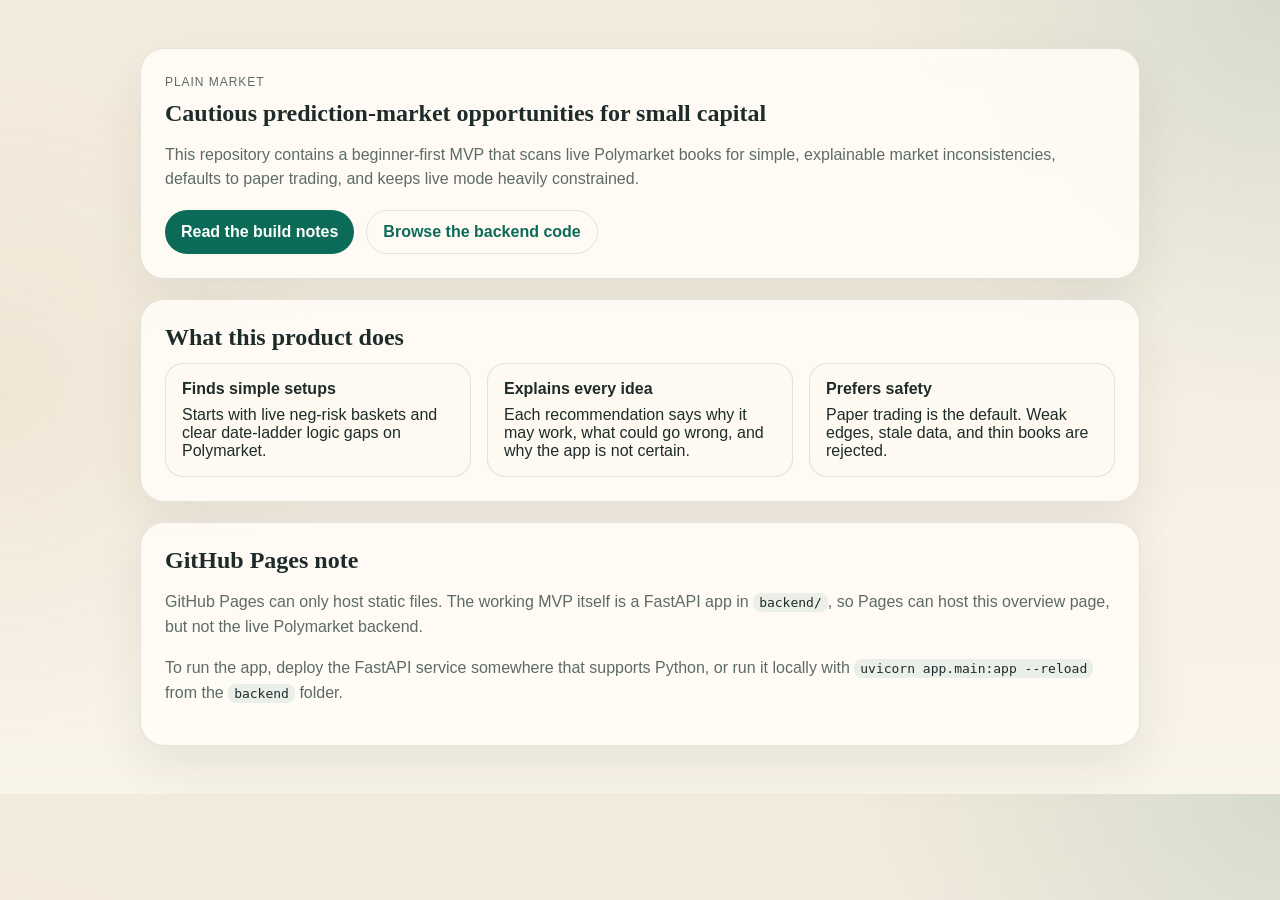
<file: index.html>
<!DOCTYPE html>
<html lang="en">
<head>
  <meta charset="utf-8">
  <meta name="viewport" content="width=device-width, initial-scale=1">
  <title>Plain Market</title>
  <style>
    :root {
      --bg: #f6f0e5;
      --surface: rgba(255, 252, 246, 0.92);
      --line: rgba(29, 43, 42, 0.12);
      --ink: #1d2b2a;
      --muted: #5d6b67;
      --accent: #0c6b58;
    }

    * { box-sizing: border-box; }

    body {
      margin: 0;
      color: var(--ink);
      font-family: Aptos, "Trebuchet MS", sans-serif;
      background:
        radial-gradient(circle at top right, rgba(12, 107, 88, 0.12), transparent 28%),
        radial-gradient(circle at left center, rgba(180, 116, 48, 0.08), transparent 26%),
        linear-gradient(180deg, #f3ebdd 0%, #f9f4ea 100%);
    }

    .shell {
      width: min(1000px, calc(100vw - 32px));
      margin: 0 auto;
      padding: 28px 0 48px;
    }

    .card {
      background: var(--surface);
      border: 1px solid var(--line);
      border-radius: 24px;
      box-shadow: 0 20px 50px rgba(42, 33, 17, 0.08);
      padding: 24px;
      margin-top: 20px;
    }

    h1, h2 {
      font-family: Georgia, "Palatino Linotype", serif;
      margin: 0 0 12px;
    }

    p, li {
      color: var(--muted);
      line-height: 1.55;
    }

    .eyebrow {
      margin: 0 0 8px;
      text-transform: uppercase;
      letter-spacing: 0.08em;
      font-size: 0.75rem;
      color: var(--muted);
    }

    .grid {
      display: grid;
      grid-template-columns: repeat(3, 1fr);
      gap: 16px;
    }

    .metric {
      background: #fffaf1;
      border: 1px solid var(--line);
      border-radius: 18px;
      padding: 16px;
    }

    .metric strong {
      display: block;
      margin-bottom: 8px;
      color: var(--ink);
    }

    .actions {
      display: flex;
      flex-wrap: wrap;
      gap: 12px;
      margin-top: 18px;
    }

    .button {
      display: inline-flex;
      align-items: center;
      justify-content: center;
      padding: 12px 16px;
      border-radius: 999px;
      background: var(--accent);
      color: #fff;
      text-decoration: none;
      font-weight: 700;
    }

    .button.secondary {
      background: transparent;
      color: var(--accent);
      border: 1px solid var(--line);
    }

    code {
      color: var(--ink);
      background: rgba(12, 107, 88, 0.08);
      padding: 2px 6px;
      border-radius: 8px;
    }

    @media (max-width: 820px) {
      .grid {
        grid-template-columns: 1fr;
      }
    }
  </style>
</head>
<body>
  <main class="shell">
    <section class="card">
      <p class="eyebrow">Plain Market</p>
      <h1>Cautious prediction-market opportunities for small capital</h1>
      <p>This repository contains a beginner-first MVP that scans live Polymarket books for simple, explainable market inconsistencies, defaults to paper trading, and keeps live mode heavily constrained.</p>
      <div class="actions">
        <a class="button" href="./README.md">Read the build notes</a>
        <a class="button secondary" href="./backend/">Browse the backend code</a>
      </div>
    </section>

    <section class="card">
      <h2>What this product does</h2>
      <div class="grid">
        <article class="metric">
          <strong>Finds simple setups</strong>
          <span>Starts with live neg-risk baskets and clear date-ladder logic gaps on Polymarket.</span>
        </article>
        <article class="metric">
          <strong>Explains every idea</strong>
          <span>Each recommendation says why it may work, what could go wrong, and why the app is not certain.</span>
        </article>
        <article class="metric">
          <strong>Prefers safety</strong>
          <span>Paper trading is the default. Weak edges, stale data, and thin books are rejected.</span>
        </article>
      </div>
    </section>

    <section class="card">
      <h2>GitHub Pages note</h2>
      <p>GitHub Pages can only host static files. The working MVP itself is a FastAPI app in <code>backend/</code>, so Pages can host this overview page, but not the live Polymarket backend.</p>
      <p>To run the app, deploy the FastAPI service somewhere that supports Python, or run it locally with <code>uvicorn app.main:app --reload</code> from the <code>backend</code> folder.</p>
    </section>
  </main>
</body>
</html>
</file>
